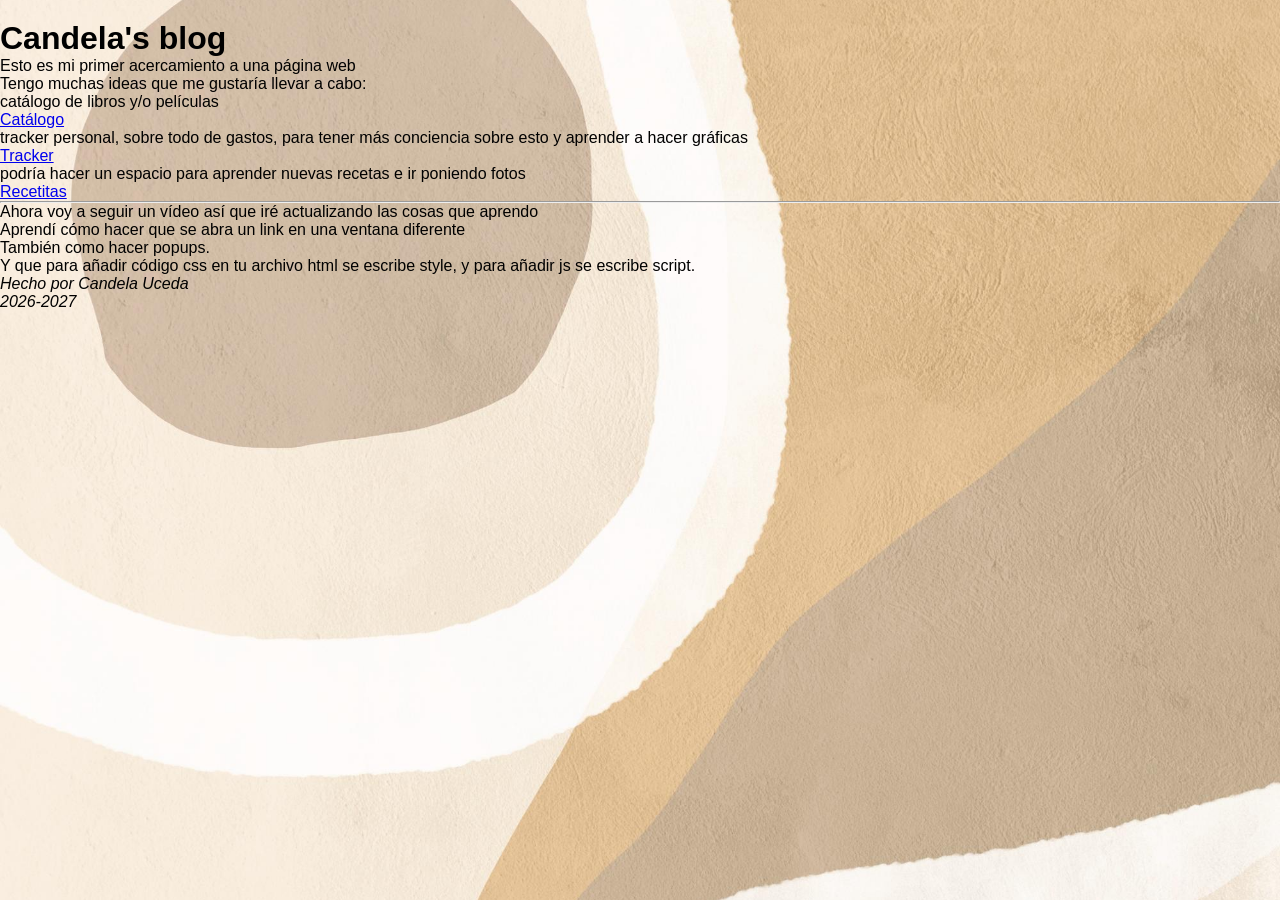
<file: index.html>
<!DOCTYPE html>
<html lang="es-ES">
    <head>
        <meta charset="UTF-8">
        <meta name = "viewport" content="width=device-width, initial-scale=1.0">
        <title>Lluvia de ideas</title>
        <link rel="stylesheet" href="styles.css">
        <meta name="robots" content="noindex, nofollow">
    </head>
    <body>
        <div class = "contenedor">
            <h1>Candela's blog</h1>
            <p>Esto es mi primer acercamiento a una página web</p>
            
            <ol>
                Tengo muchas ideas que me gustaría llevar a cabo:
                <br>    
                <li> catálogo de libros y/o películas</li>
            <a href="catalogo.html" target="_blank" class="boton-redireccion">Catálogo</a>
                <li> tracker personal, sobre todo de gastos, para tener más conciencia sobre esto y aprender a hacer gráficas</li>
            <a href="finanzas.html" target="_blank"  class="boton-redireccion">Tracker</a>
                <li> podría hacer un espacio para aprender nuevas recetas e ir poniendo fotos</li>
            <a href="recetas.html" target="_blank"  class="boton-redireccion">Recetitas</a>
                </ol>
        </div>
        <hr class="linea-puntos">
        <p>
            Ahora voy a seguir un vídeo así que iré actualizando las cosas que aprendo
            <br> Aprendí cómo hacer que se abra un link en una ventana diferente 
            <br> También como hacer popups. 
            <br> Y que para añadir código css en tu archivo html se escribe style, y para 
            añadir js se escribe script.
        </p>
        <script>
            //alert('hello');   Salta notificación al abrir la página
            //alert('Good job!');
            //document.body.innerHTML = 'hello'; borra todo lo de la página y escribe hello
            // javascript también sirve para cálculos matemáticos
            // si pones print() intenta imprimir la página
            // round(2.2) -> Math.round(2.2)
            // console.log(2+2); -> se usa para guardar info en la console (se lee yendo a inspeccionar)
            
        </script> 
        <address>
            <p>
            Hecho por Candela Uceda 
            <br> 2026-2027
        </p>
        </address>
    </body>
    </html>
</file>
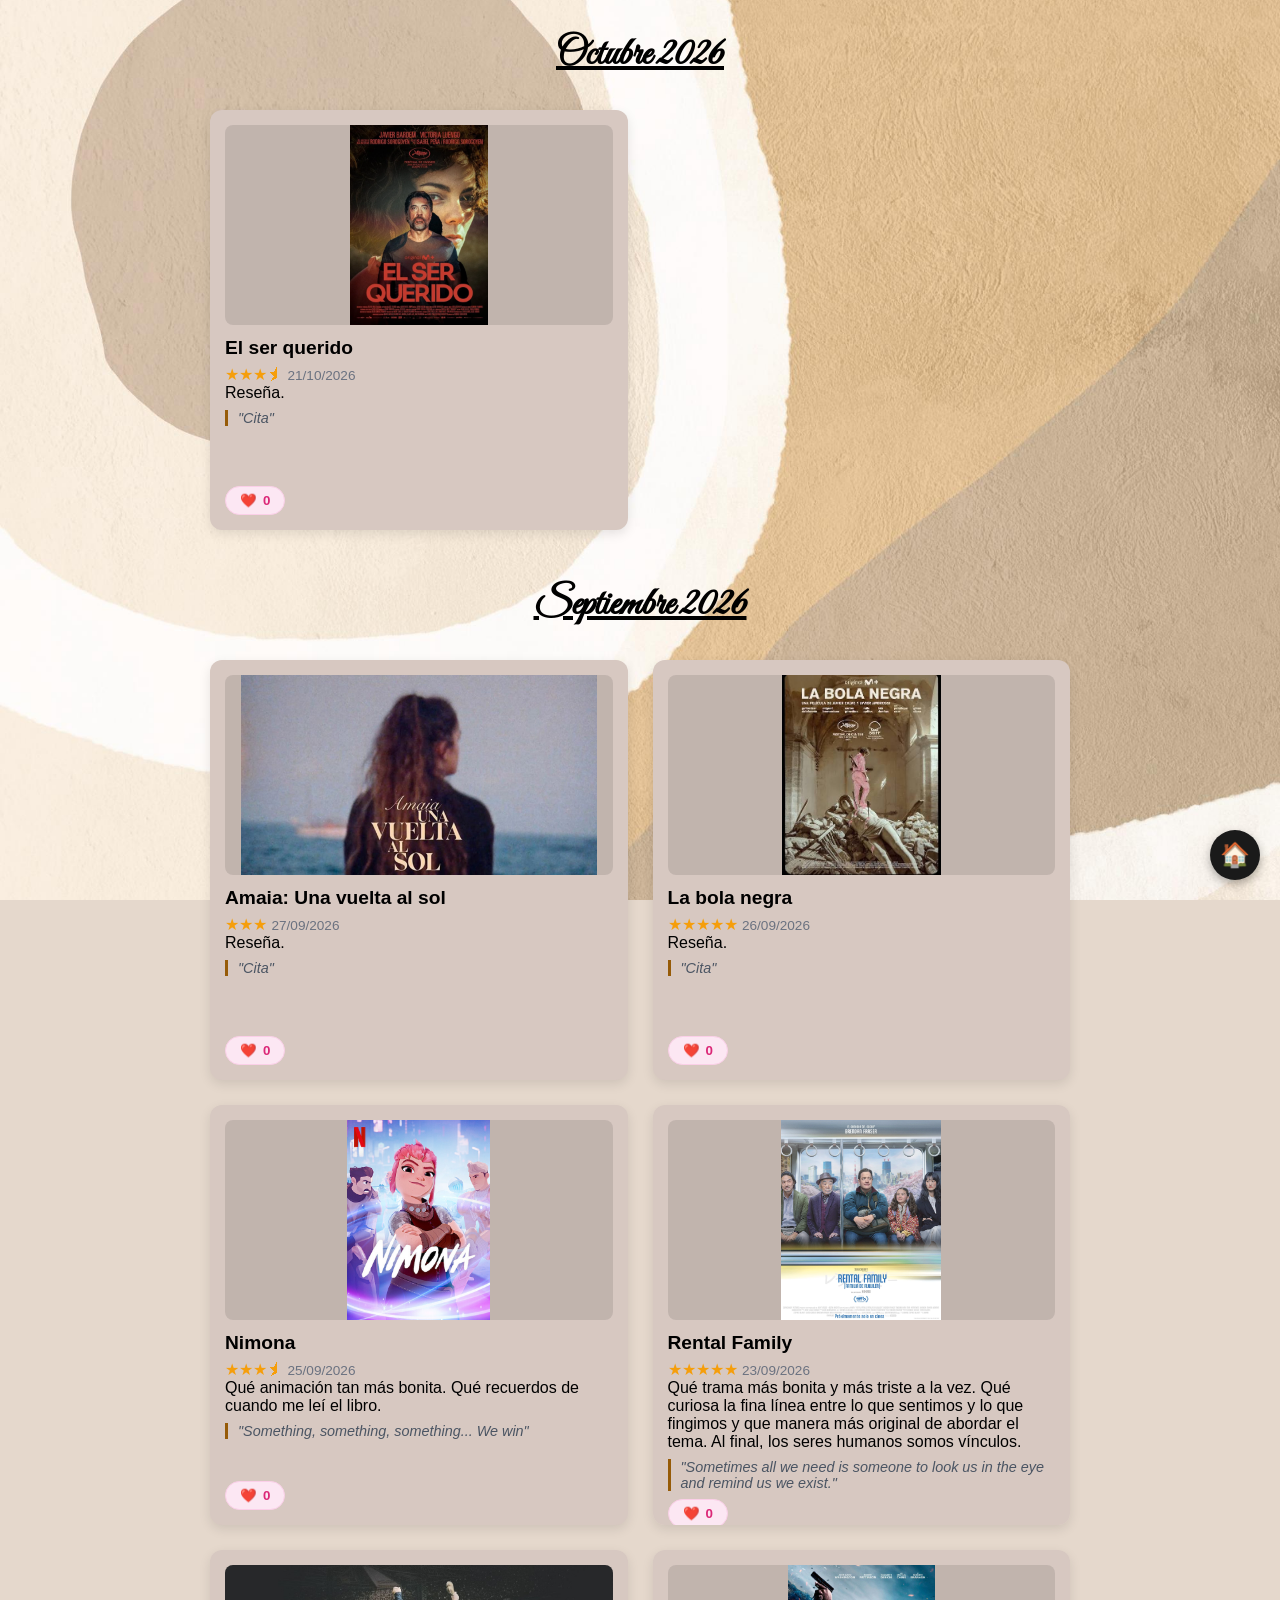
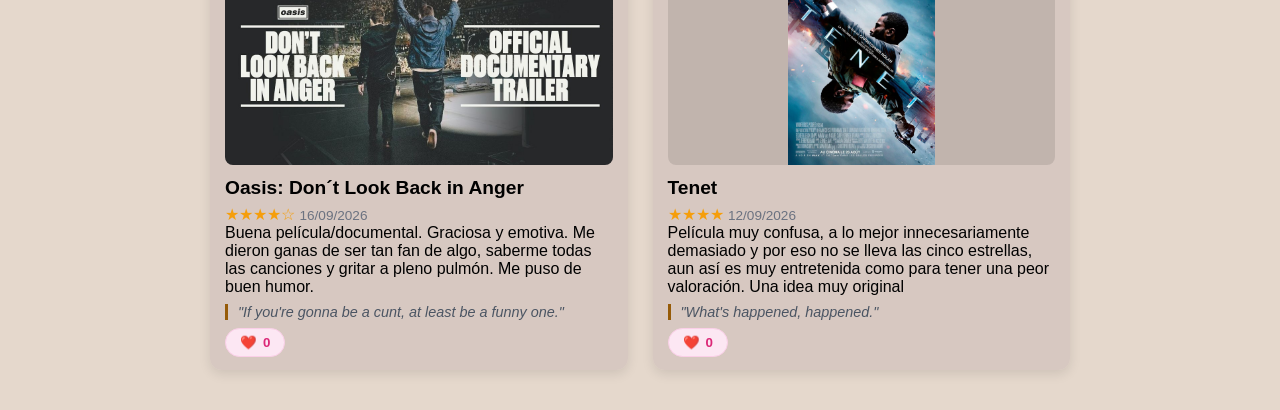
<file: catalogo.html>
<head>
    <meta charset="UTF-8">
    <meta name="robots" content="noindex, nofollow">
    <title>Mis reseñas</title>
    <link rel="stylesheet" href="styles.css">
    <link rel="preconnect" href="https://fonts.googleapis.com">
    <link rel="preconnect" href="https://fonts.gstatic.com" crossorigin>
    <link href="https://fonts.googleapis.com/css2?family=Alex+Brush&family=Great+Vibes&family=Sacramento&display=swap" rel="stylesheet">
    <!--Esto es un comentario, rel viene de relacion, aclara al navegador que va a ser un archivo de estilos -->
</head>
<body >
    <h1 class="mes">Octubre 2026</h1>
    <div class="pagina-reseñas">
        <div class="tarjeta" id="reseña-bola_negra">
            <img src="el_ser_querido.jpg" alt="Descripción de la foto" class="tarjeta-imagen">
            <h2>El ser querido</h2>
            <p>
                <span class="estrellas">★★★⯨</span>
                <span class="fecha">21/10/2026</span>
                <br class="tarjeta-texto">
                Reseña. 
                <blockquote class="tarjeta-cita">
                "Cita"
            </blockquote>
            <button class="btn-like" onclick="darLike(this)">
                ❤️ <span class="contador-likes">0</span>
            </button>
            </p>
        </div>
    </div>
    <h1 class="mes">Septiembre 2026</h1>
    <div class="pagina-reseñas">
        <div class="tarjeta" id="reseña-bola_negra">
            <img src="amaia.jpg" alt="Descripción de la foto" class="tarjeta-imagen">
            <h2>Amaia: Una vuelta al sol</h2>
            <p>
                <span class="estrellas">★★★</span>
                <span class="fecha">27/09/2026</span>
                <br class="tarjeta-texto">
                Reseña. 
                <blockquote class="tarjeta-cita">
                "Cita"
            </blockquote>
            <button class="btn-like" onclick="darLike(this)">
                ❤️ <span class="contador-likes">0</span>
            </button>
            </p>
        </div>
        <div class="tarjeta" id="reseña-bola_negra">
            <img src="bola_negra.jpg" alt="Descripción de la foto" class="tarjeta-imagen">
            <h2>La bola negra</h2>
            <p>
                <span class="estrellas">★★★★★</span>
                <span class="fecha">26/09/2026</span>
                <br class="tarjeta-texto">
                Reseña. 
                <blockquote class="tarjeta-cita">
                "Cita"
            </blockquote>
            <button class="btn-like" onclick="darLike(this)">
                ❤️ <span class="contador-likes">0</span>
            </button>
            </p>
        </div>
        <div class="tarjeta" id="reseña-nimona">
            <img src="nimona.jpg" alt="Descripción de la foto" class="tarjeta-imagen">
            <h2>Nimona</h2>
            <p>
                <span class="estrellas">★★★⯨</span>
                <span class="fecha">25/09/2026</span>
                <br class="tarjeta-texto">
                Qué animación tan más bonita. Qué recuerdos de cuando me leí
                el libro. 
                <blockquote class="tarjeta-cita">
                "Something, something, something... We win"
            </blockquote>
            <button class="btn-like" onclick="darLike(this)">
                ❤️ <span class="contador-likes">0</span>
            </button>
            </p>
        </div>
        <div class="tarjeta" id="reseña-rental_family">
            <img src="rental_family.png" alt="Rental family" class="tarjeta-imagen">
            <h2>Rental Family</h2>
            <p><span class="estrellas">★★★★★</span>
                <span class="fecha">23/09/2026</span>
                <br class="tarjeta-texto">  Qué trama más bonita y más triste a la vez. 
                Qué curiosa la fina línea entre lo que sentimos y lo que fingimos y que manera más original de abordar el tema.
                Al final, los seres humanos somos vínculos.
                
                <blockquote class="tarjeta-cita">
                "Sometimes all we need is someone to look us in the eye and remind us we exist."
            </blockquote>
            <button class="btn-like" onclick="darLike(this)">
                ❤️ <span class="contador-likes">0</span>
            </button></p>
        </div>
        <div class="tarjeta" id="reseña-oasis">
            <img src="oasis.jpg" alt="Descripción de la foto" class="tarjeta-imagen">
            <h2>Oasis: Don´t Look Back in Anger</h2>
            <p>
                <span class="estrellas">★★★★☆</span>
                <span class="fecha">16/09/2026</span>
                <br class="tarjeta-texto"> Buena película/documental. Graciosa y emotiva. Me dieron ganas de ser tan fan de algo, saberme todas
                las canciones y gritar a pleno pulmón. Me puso de buen humor. 
                <blockquote class="tarjeta-cita">
                "If you're gonna be a cunt, at least be a funny one."
            </blockquote>
            <button class="btn-like" onclick="darLike(this)">
                ❤️ <span class="contador-likes">0</span>
            </button>
            </p>
        </div>
        <div class="tarjeta" id="reseña-tenet">
            <img src="tenet.jpg" alt="Descripción de la foto" class="tarjeta-imagen">
            <h2>Tenet</h2>
            <p>
                <span class="estrellas">★★★★</span>
                <span class="fecha">12/09/2026</span>
                <br class="tarjeta-texto"> Película muy confusa, a lo mejor innecesariamente demasiado y por eso no se lleva las cinco
                estrellas, aun así es muy entretenida como para tener una peor valoración. Una idea muy original 
                
                <blockquote class="tarjeta-cita">
                "What's happened, happened."
            </blockquote>
            <button class="btn-like" onclick="darLike(this)">
                ❤️ <span class="contador-likes">0</span>
            </button>
            </p>
        </div>
    </div>
    
    
<a href="index.html" class="boton-inicio" title="Volver a la página principal">
    🏠
</a>
<script>
function darLike(boton) {
    // Busca el elemento del número dentro del botón que fue presionado
    const contador = boton.querySelector('.contador-likes');
    let likesActuales = parseInt(contador.textContent);

    // Comprueba si el botón ya tiene la clase 'activo' (ya le dimos like)
    if (boton.classList.contains('activo')) {
        likesActuales--;               // Quita un like
        boton.classList.remove('activo');
    } else {
        likesActuales++;               // Agrega un like
        boton.classList.add('activo');
    }

    // Actualiza el número visible
    contador.textContent = likesActuales;
}
</script>
</body>
</file>
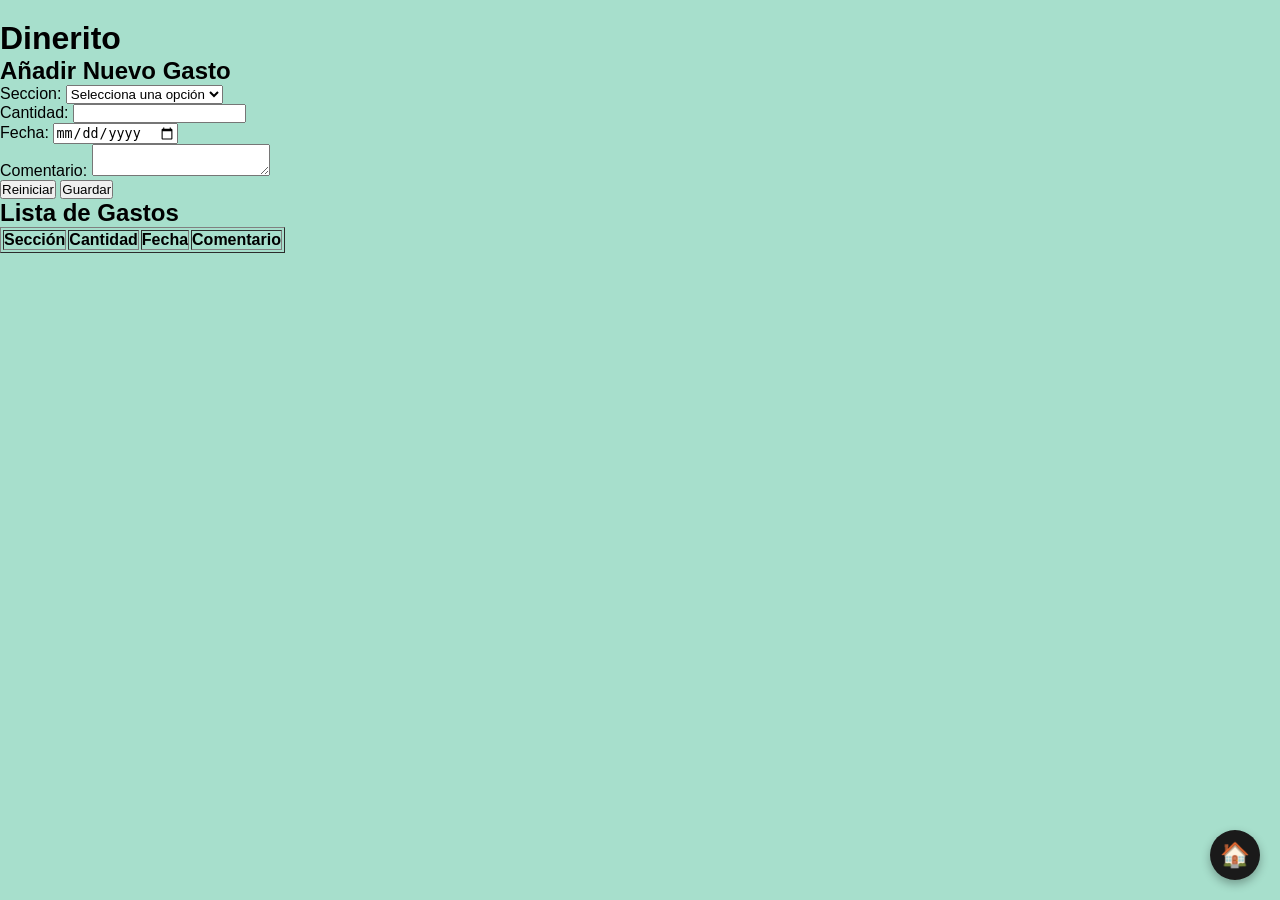
<file: finanzas.html>
<!DOCTYPE html>
<html lang="en">
<head>
    <meta charset="UTF-8">
    <meta name="viewport" content="width=device-width, initial-scale=1.0">
    <meta name="robots" content="noindex, nofollow">
    <link rel="stylesheet" href="styles.css">
    <link rel="stylesheet" href="tracker.css">
    <title>Tracker de gastos</title>
</head>
<body>
    <h1 class="titulo_dinero">Dinerito</h1>

    <a href="index.html" class="boton-inicio" title="Volver al inicio" onclick="
        alert('Volviendo a la pagina de inicio')
        ">🏠</a>
    <section class="seccion-formulario">
            <h2>Añadir Nuevo Gasto</h2>
            <form id="formulario">
                <!-- action="results.html" method="GET o POST" ... type="checkbox" "radio"-->
                <div>
                    <label for = "contexto">Seccion:</label>
                    <select name ="contexto" id="contexto" required>
                        <option value="" disabled selected>Selecciona una opción</option>
                        <option value="Comida">Comida</option>
                        <option value="Transporte">Transporte</option>
                        <option value="Ropa">Ropa</option>
                        <option value="Ocio">Ocio</option>
                        <option value="Otros">Otros</option>
                    </select>
                </div>
                <div>
                    <label for="cantidad">Cantidad:</label>
                    <input id="cantidad" name="cantidad" type="number" step="0.01" min=0 required>

                </div>
                <div>
                    <label for="fecha">Fecha:</label>
                    <input id="fecha" name="fecha" type="date" required>
                </div>
                <div>
                    <label for="comentario">Comentario:</label>
                    <textarea id="comentario" name="comentario"></textarea>
                </div>
                <button type="reset">Reiniciar</button>
                <button type="submit">Guardar</button>
            </form>
        </section>
        <!-- Sección de la Tabla -->
<section class="seccion-tabla">
    <h2>Lista de Gastos</h2>
    <table border="1" id="tabla-gastos">
        <thead>
            <tr>
                <th>Sección</th>
                <th>Cantidad</th>
                <th>Fecha</th>
                <th>Comentario</th>
            </tr>
        </thead>
        <tbody id="cuerpo-tabla">
            <!-- Aquí JavaScript irá agregando cada fila -->
        </tbody>
    </table>
</section>
<script>
    const formulario = document.getElementById('formulario');
    const cuerpoTabla = document.getElementById('cuerpo-tabla');

    // 1. Cargar gastos de localStorage al iniciar (o crear una lista vacía si no hay nada guardado)
    let misGastos = JSON.parse(localStorage.getItem('misGastos')) || [];

    // Dibujar la tabla nada más cargar/recargar la página
    renderizarTabla();

    // 2. Escuchar cuando el usuario añade un gasto
    formulario.addEventListener('submit', function(e) {
        e.preventDefault();

        // Capturar valores
        const seccion = document.getElementById('contexto').value;
        const cantidad = parseFloat(document.getElementById('cantidad').value);
        const fecha = document.getElementById('fecha').value;
        const comentario = document.getElementById('comentario').value || '-';

        // Guardar nuevo gasto
        misGastos.push({ seccion, cantidad, fecha, comentario });

        // Ordenar por fecha (de más reciente a más antigua)
        misGastos.sort((a, b) => new Date(b.fecha) - new Date(a.fecha));

        // GUARDAR EN LOCALSTORAGE (Convertimos la lista a texto con JSON.stringify)
        localStorage.setItem('misGastos', JSON.stringify(misGastos));

        // Actualizar la tabla en pantalla
        renderizarTabla();

        // Limpiar el formulario
        formulario.reset();
    });

    // 3. Función para renderizar la tabla
    function renderizarTabla() {
        cuerpoTabla.innerHTML = ''; // Vaciar tabla actual

        misGastos.forEach((gasto, index) => {
            const nuevaFila = document.createElement('tr');
            nuevaFila.innerHTML = `
                <td>${gasto.seccion}</td>
                <td>${gasto.cantidad.toFixed(2)} €</td>
                <td>${gasto.fecha}</td>
                <td>${gasto.comentario}</td>
                <td><button onclick="borrarGasto(${index})" style="cursor:pointer;">❌</button></td>
            `;
            cuerpoTabla.appendChild(nuevaFila);
        });
    }

    // 4. Función opcional para borrar un gasto individual
    function borrarGasto(index) {
        misGastos.splice(index, 1); // Quitar el elemento de la lista
        localStorage.setItem('misGastos', JSON.stringify(misGastos)); // Actualizar almacenamiento
        renderizarTabla(); // Volver a pintar la tabla
    }
</script>
</body>
</html>
</file>
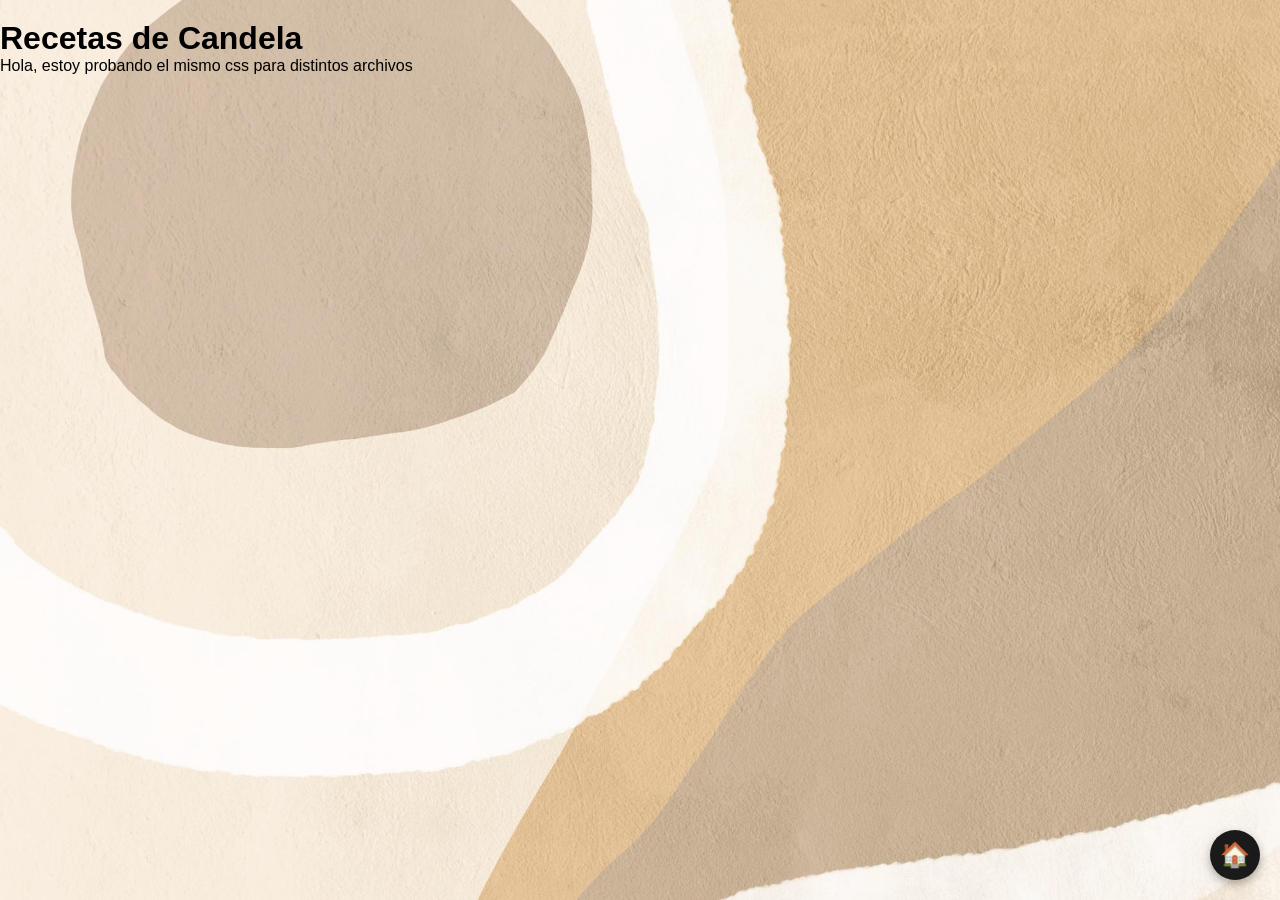
<file: recetas.html>
<!DOCTYPE html>
<html lang="es-ES">
    <head>
        <meta charset="UTF-8">
        <meta name = "viewport" content="width=device-width, initial-scale=1.0">
        <meta name="robots" content="noindex, nofollow">
        <title>Recetas</title>
        <link rel="stylesheet" href="styles.css">
        <h1>
            Recetas de Candela
        </h1>
    </head>
    <body>
        <a href="index.html" class="boton-inicio" title="Volver al inicio" onclick="
        alert('Volviendo a la pagina de inicio')
        ">🏠</a>
        <p>
            Hola, estoy probando el mismo css para distintos archivos
        </p>
    </body>
</file>
<file: styles.css>
* {
    margin: 0;
    padding: 0;
    box-sizing: border-box;
}

body {
    font-family: Arial, Helvetica, sans-serif;
    min-height: 100vh;
    background: #e5d8cc url('fondo.jpg') center center / cover fixed;
    padding-top: 20px;
}

/* Título centrado */
.mes {
    color: black;
    font-family: 'Great Vibes', cursive, Verdana, sans-serif;
    font-size: 2.5rem;
    text-decoration: underline;
    display: block;
    width: fit-content;
    margin: 10px auto 30px auto;
    transition: transform 0.15s ease;
}

.mes:hover {
    transform: scale(1.2);
    cursor: pointer;
}

/* Rejilla de exactamente 2 columnas */
.pagina-reseñas {
    display: grid;
    grid-template-columns: repeat(2, 1fr); /* Garantiza 2 columnas iguales */
    gap: 25px;
    width: 100%;
    max-width: 900px; /* Tamaño adecuado para que quepan bien 2 tarjetas centradas */
    margin: 0 auto;
    padding: 0 20px 40px 20px;
}

/* Estilo individual de la Tarjeta con SCROLL INTERNO */
.tarjeta {
    background-color: rgb(215, 200, 193);
    border-radius: 12px;
    box-shadow: 0 4px 12px rgba(0, 0, 0, 0.1);
    padding: 15px;
    
    /* ALTURA FIJA Y SCROLL DENTRO DE LA TARJETA */
    height: 420px;            /* Todas las tarjetas tendrán exactamente esta altura */
    overflow-y: auto;         /* Permite scrollear la reseña si el texto es muy largo */
    
    display: flex;
    flex-direction: column;
    transition: transform 0.3s ease, box-shadow 0.3s ease;
}

.tarjeta:hover {
    background-color: rgb(195, 180, 173);
}

/* Personalización bonita de la barra de scroll dentro de la tarjeta */
.tarjeta::-webkit-scrollbar {
    width: 6px;
}

.tarjeta::-webkit-scrollbar-thumb {
    background-color: rgba(0, 0, 0, 0.2);
    border-radius: 4px;
}

/* Ajuste de la imagen dentro de la tarjeta */

.tarjeta-imagen {
    width: 100%;
    height: 200px;              /* Altura fija del contenedor de la imagen */
    
    /* CAMBIO CLAVE: 'contain' muestra la imagen completa sin recortar */
    object-fit: contain;        
    
    /* Opcional: añade un fondo oscuro o neutro para rellenar los huecos vacíos */
    background-color: rgba(0, 0, 0, 0.1); 
    
    border-radius: 8px;
    margin-bottom: 12px;
    flex-shrink: 0;             /* Evita que la imagen se aplaste si hay mucho texto */
}
/* Elementos del contenido */
.tarjeta h2, .tarjeta h3 {
    font-size: 1.2rem;
    margin-bottom: 6px;
}

.estrellas {
    color: #f59e0b;
    font-size: 1rem;
    margin-bottom: 4px;
}

.fecha {
    color: #6b7280;
    font-size: 0.85rem;
    margin-bottom: 8px;
}

.tarjeta-texto {
    text-align: justify;
    font-size: 0.95rem;
    line-height: 1.4;
    margin-bottom: 10px;
}

.tarjeta-cita {
    margin: 8px 0;
    padding-left: 10px;
    border-left: 3px solid #965b08;
    font-style: italic;
    color: #4b5563;
    font-size: 0.9rem;
}

.btn-like {
    background-color: #fce7f3;
    color: #db2777;
    border: 1px solid #fbcfe8;
    padding: 6px 14px;
    border-radius: 20px;
    font-weight: bold;
    cursor: pointer;
    display: inline-flex;
    align-items: center;
    gap: 6px;
    margin-top: auto;        /* Se posiciona al final del contenido */
    align-self: flex-start;  /* No se estira al ancho completo */
    transition: transform 0.2s ease, background-color 0.2s ease;
}

.btn-like:hover {
    background-color: #fbcfe8;
    transform: scale(1.05);
}

.boton-inicio {
    position: fixed;
    bottom: 20px;
    right: 20px;
    width: 50px;
    height: 50px;
    background-color: #1a1a1a;
    color: #ffffff;
    border-radius: 50%;
    display: flex;
    justify-content: center;
    align-items: center;
    font-size: 24px;
    text-decoration: none;
    box-shadow: 0 4px 10px rgba(0, 0, 0, 0.3);
    z-index: 1000;
}
</file>
<file: tracker.css>
body {
    background-image: none;
    background-color: rgb(167, 223, 204);
}
.titulo_dinero{
    color: black;
    font-family:'Gill Sans', 'Gill Sans MT', Calibri, 'Trebuchet MS', sans-serif;
    }
</file>
